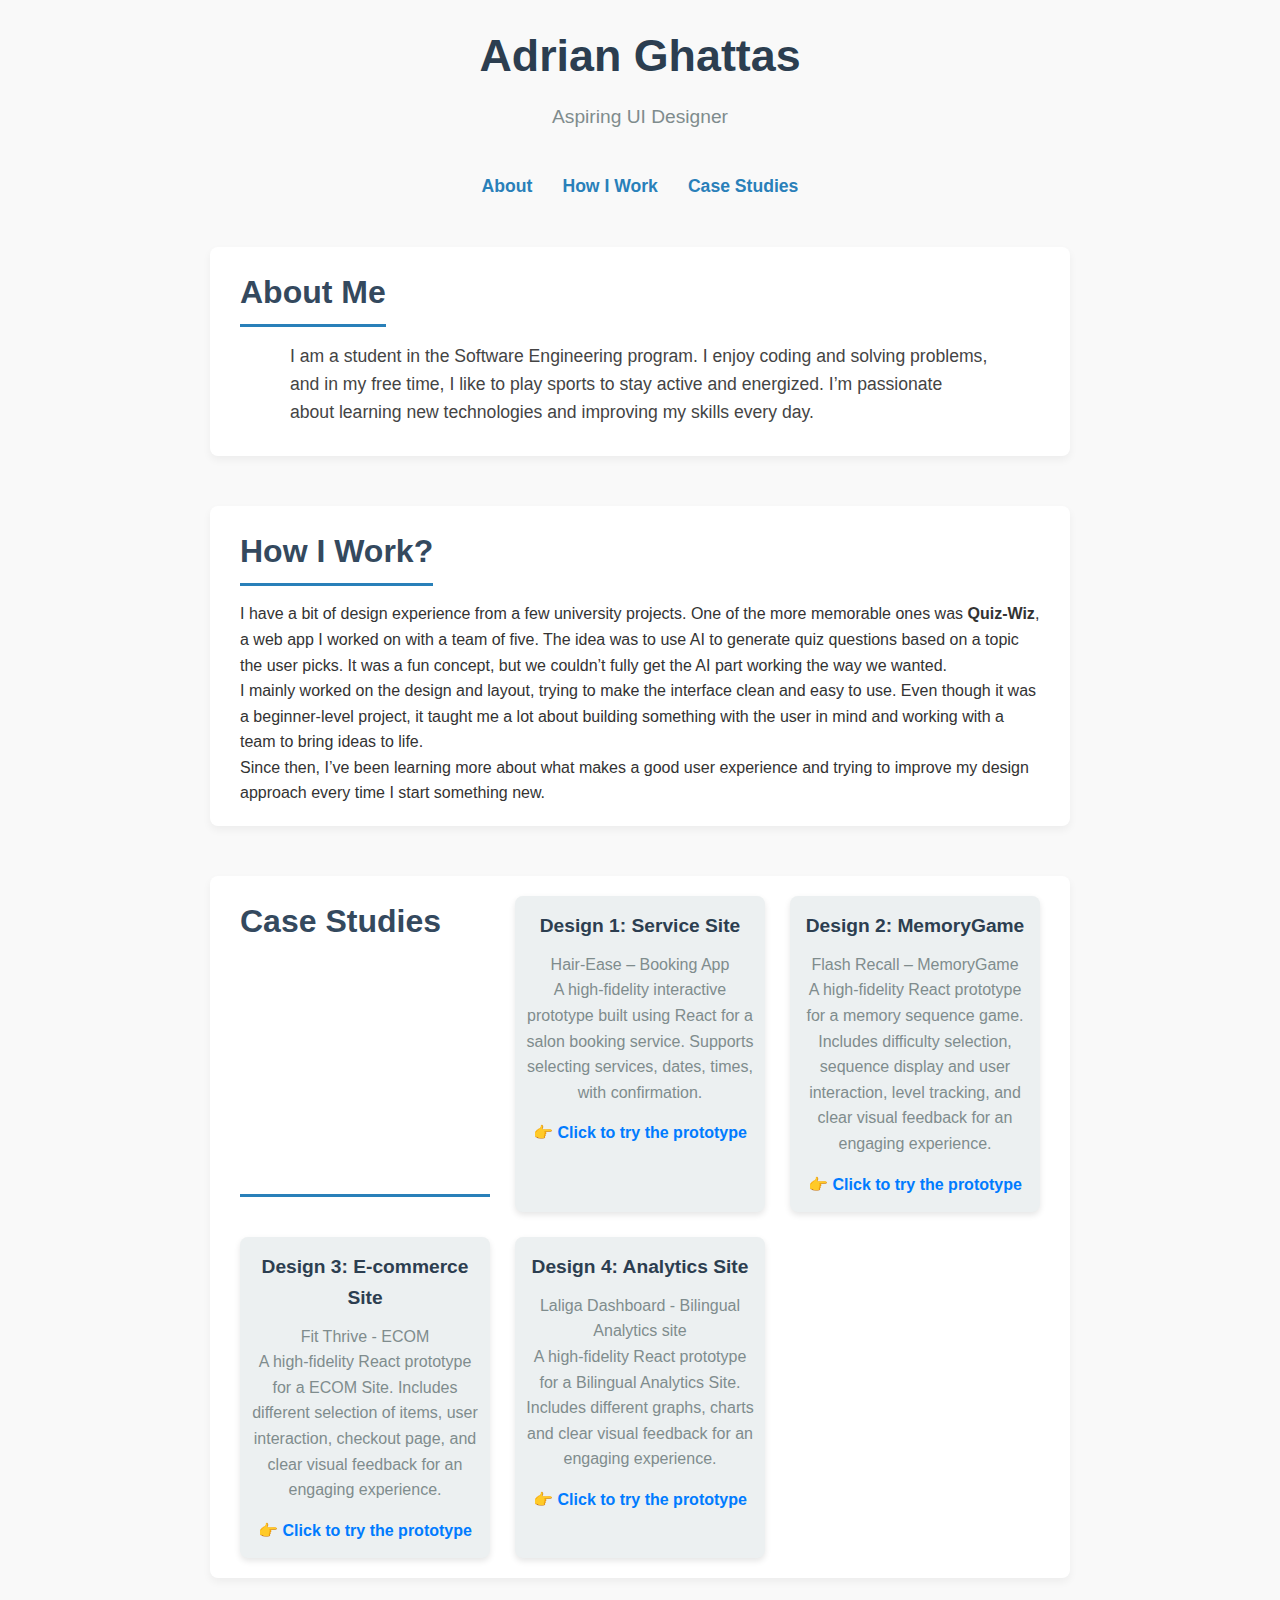
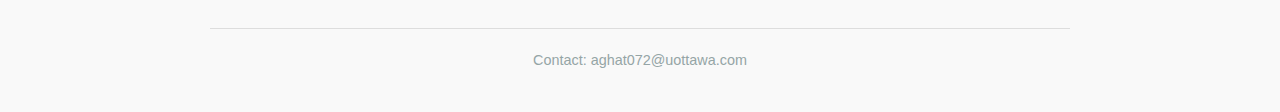
<file: index.html>
<!DOCTYPE html>
<html lang="en">
<head>
  <meta charset="UTF-8" />
  <meta name="viewport" content="width=device-width, initial-scale=1" />
  <title>Adrian Ghattas - Portfolio</title>
  <link rel="stylesheet" href="style.css" />
</head>
<body>

  <header>
    <h1>Adrian Ghattas</h1>
    <p>Aspiring UI Designer</p>
  </header>

  <nav>
    <a href="#about">About</a>
    <a href="#how-i-work">How I Work</a>
    <a href="#case-studies">Case Studies</a>
  </nav>

  <main>

    <section id="about" class="about-me">
      <h2>About Me</h2>
      <p>
        I am a student in the Software Engineering program. I enjoy coding and solving problems, and in my free time, I like to play sports to stay active and energized. I’m passionate about learning new technologies and improving my skills every day.
      </p>
    </section>

    <section id="how-i-work" class="section">
        <h2>How I Work?</h2>
        <p>
          I have a bit of design experience from a few university projects. One of the more memorable ones was <strong>Quiz-Wiz</strong>, a web app I worked on with a team of five. The idea was to use AI to generate quiz questions based on a topic the user picks. It was a fun concept, but we couldn’t fully get the AI part working the way we wanted.
        </p>
        <p>
          I mainly worked on the design and layout, trying to make the interface clean and easy to use. Even though it was a beginner-level project, it taught me a lot about building something with the user in mind and working with a team to bring ideas to life.
        </p>
        <p>
          Since then, I’ve been learning more about what makes a good user experience and trying to improve my design approach every time I start something new.
        </p>
      </section>

    <section id="case-studies" class="case-studies">
  <h2>Case Studies</h2>

  <div class="case-study">
    <a href="https://Adrian-Ghattas.github.io/Hair-Ease/" target="_blank" style="text-decoration: none; color: inherit;">
      <h3>Design 1: Service Site</h3>
      <p>
        Hair-Ease – Booking App<br />
        A high-fidelity interactive prototype built using React for a salon booking service. Supports selecting services, dates, times, with confirmation.
      </p>
      <p style="font-weight: bold; color: #007BFF;">👉 Click to try the prototype</p>
    </a>
  </div>

  <div class="case-study">
    <a href="https://flash-recall-game.netlify.app/" target="_blank" style="text-decoration: none; color: inherit;">
      <h3>Design 2: MemoryGame </h3>
      <p>
        Flash Recall – MemoryGame<br />
        A high-fidelity React prototype for a memory sequence game. Includes difficulty selection, sequence display and user interaction, level tracking, and clear visual feedback for an engaging experience.
      </p>
      <p style="font-weight: bold; color: #007BFF;">👉 Click to try the prototype</p>
    </a>
  </div>

  <div class="case-study">
    <a href="https://fitthrive.netlify.app/" target="_blank" style="text-decoration: none; color: inherit;">
    <h3>Design 3: E-commerce Site</h3>
    <p>Fit Thrive - ECOM<br />
        A high-fidelity React prototype for a ECOM Site. Includes different selection of items, user interaction, checkout page, and clear visual feedback for an engaging experience.
      </p>
      <p style="font-weight: bold; color: #007BFF;">👉 Click to try the prototype</p>
    </a>
  </div>

  <div class="case-study">
    <a href="https://laliga-dashboard.netlify.app/" target="_blank" style="text-decoration: none; color: inherit">
    <h3>Design 4: Analytics Site</h3>
    <p>Laliga Dashboard - Bilingual Analytics site<br />
        A high-fidelity React prototype for a Bilingual Analytics Site. Includes different graphs, charts and clear visual feedback for an engaging experience.
      </p>
      <p style="font-weight: bold; color: #007BFF;">👉 Click to try the prototype</p>
    </a>
  </div>
</section>



  </main>

  <footer>
    <p>Contact: aghat072@uottawa.com</p>
  </footer>

</body>
</html>
</file>
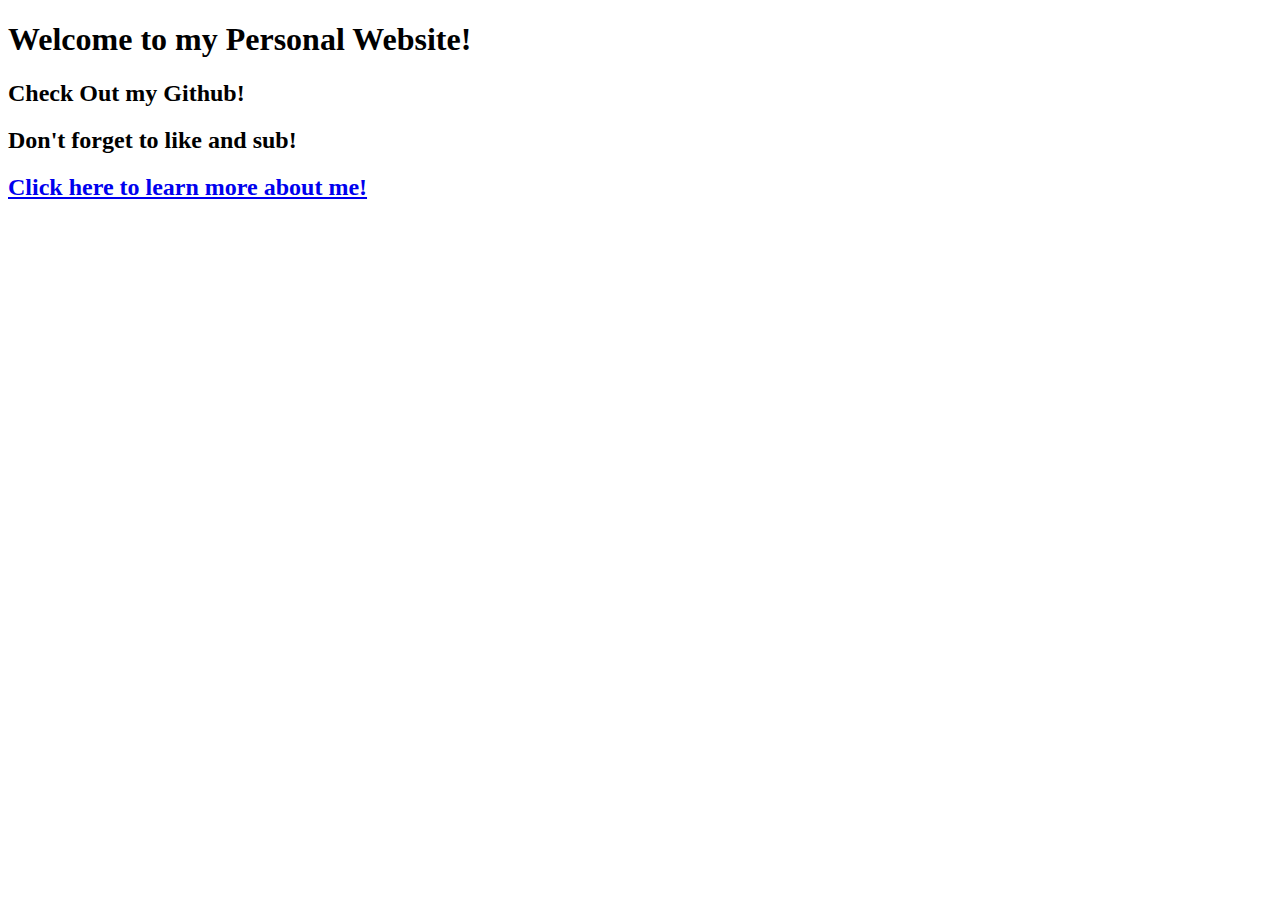
<file: about.html>
<!DOCTYPE html>
<html lang="en">
<head>
    <meta charset="UTF-8">
    <meta http-equiv="X-UA-Compatible" content="IE=edge">
    <meta name="viewport" content="width=device-width", initial-scale="1.0"?
    <link rel="stylesheet" href="style.css">
    <title>MAIN PAGE</title>
</head>
<body>
    <div class="container">
        <h1>Welcome to my Personal Website!</h1>
        <h2>Check Out my Github!</h2>
        <h2>Don't forget to like and sub!</h2>
        <a href="./about.html"><h2>Click here to learn more about me!</h2></a>
    </div>
</body>
</html>
</file>
<file: style.css>
/* Reset and base */
* {
    box-sizing: border-box;
    margin: 0;
    padding: 0;
  }
  
  body {
    font-family: 'Segoe UI', Tahoma, Geneva, Verdana, sans-serif;
    line-height: 1.6;
    background: #f9f9f9;
    color: #333;
    padding: 20px;
    max-width: 900px;
    margin: auto;
    scroll-behavior: smooth;
  }
  
  header {
    text-align: center;
    margin-bottom: 40px;
  }
  
  header h1 {
    font-size: 2.8rem;
    margin-bottom: 10px;
    color: #2c3e50;
  }
  
  header p {
    font-size: 1.2rem;
    color: #7f8c8d;
  }
  
  nav {
    display: flex;
    justify-content: center;
    gap: 30px;
    margin-bottom: 40px;
  }
  
  nav a {
    text-decoration: none;
    color: #2980b9;
    font-weight: 600;
    font-size: 1.1rem;
    border-bottom: 2px solid transparent;
    padding-bottom: 4px;
    transition: border-color 0.3s ease;
  }
  
  nav a:hover {
    border-color: #2980b9;
  }
  
  section {
    margin-bottom: 50px;
    background: white;
    padding: 20px 30px;
    border-radius: 8px;
    box-shadow: 0 4px 8px rgba(0,0,0,0.05);
  }
  
  section h2 {
    font-size: 2rem;
    margin-bottom: 15px;
    color: #34495e;
    border-bottom: 3px solid #2980b9;
    display: inline-block;
    padding-bottom: 6px;
  }
  
  .about-me p,
  .how-i-work p {
    font-size: 1.1rem;
    max-width: 700px;
    margin: 0 auto 10px auto;
    color: #444;
  }
  
  .case-studies {
    display: grid;
    grid-template-columns: repeat(auto-fit, minmax(200px, 1fr));
    gap: 25px;
  }
  
  .case-study {
    background: #ecf0f1;
    border-radius: 8px;
    text-align: center;
    box-shadow: 0 3px 6px rgba(0,0,0,0.1);
    overflow: hidden;
    display: flex;
    flex-direction: column;
    justify-content: space-between;
    transition: transform 0.3s ease;
  }
  
  .case-study:hover {
    transform: translateY(-5px);
    box-shadow: 0 8px 15px rgba(0,0,0,0.15);
  }
  
  .case-study img {
    width: 100%;
    height: 140px;
    object-fit: cover;
    border-bottom: 3px solid #2980b9;
  }
  
  .case-study h3 {
    margin: 15px 10px 10px;
    color: #2c3e50;
    font-size: 1.2rem;
  }
  
  .case-study p {
    margin: 0 10px 15px;
    font-size: 1rem;
    color: #7f8c8d;
  }
  
  footer {
    text-align: center;
    padding: 20px 0;
    color: #95a5a6;
    font-size: 0.9rem;
    border-top: 1px solid #ddd;
  }
  
  /* Responsive for nav on small screens */
  @media (max-width: 600px) {
    nav {
      flex-direction: column;
      gap: 15px;
    }
  }
</file>
